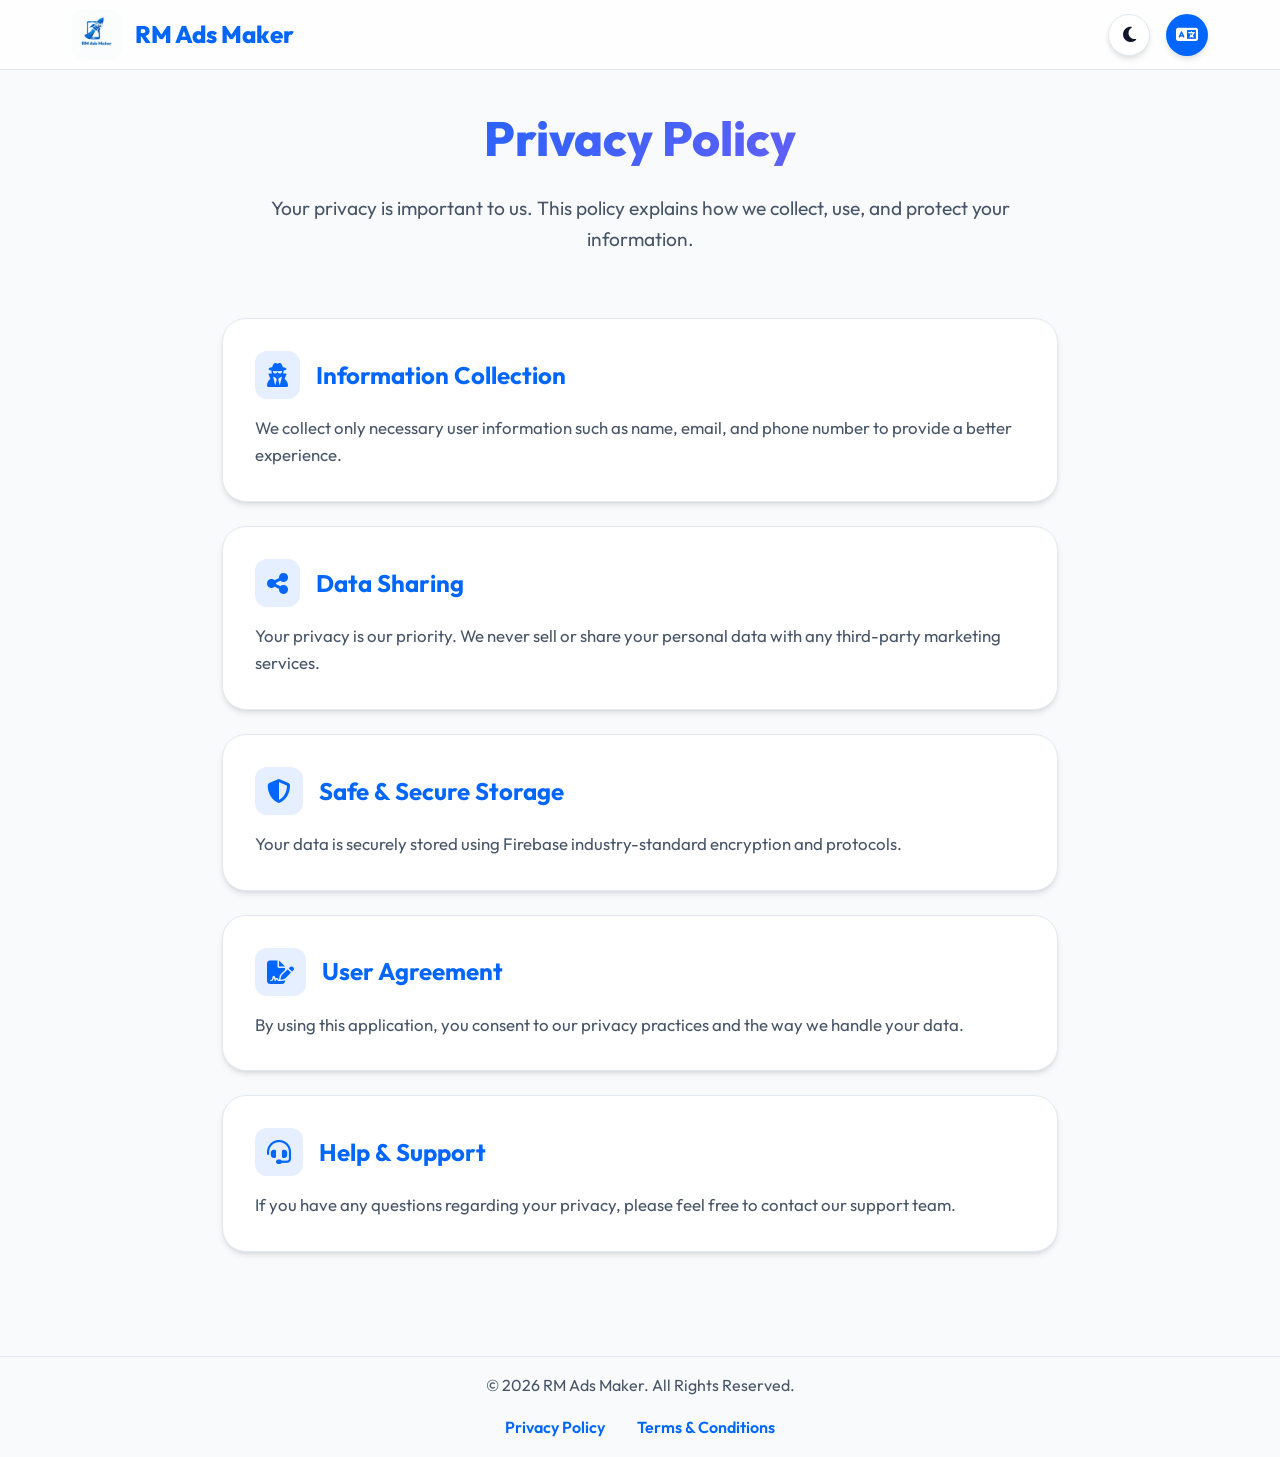
<file: index.html>
<!DOCTYPE html>
<html lang="en">
<head>
    <meta charset="UTF-8">
    <meta name="viewport" content="width=device-width, initial-scale=1.0">
    <title>Privacy Policy - RM Ads Maker</title>
    <link rel="stylesheet" href="style.css">
    <link rel="stylesheet" href="https://cdnjs.cloudflare.com/ajax/libs/font-awesome/6.4.0/css/all.min.css">
    <link href="https://fonts.googleapis.com/css2?family=Outfit:wght@400;600;800&display=swap" rel="stylesheet">
</head>
<body data-page="privacy">
    <header>
        <nav class="nav-container">
            <a href="index.html" class="logo">
                <img src="logo.png" alt="Logo" class="logo-img">
                RM Ads Maker
            </a>
            <div class="controls">
                <button id="theme-toggle" class="control-btn" title="Toggle Theme">
                    <i class="fas fa-moon"></i>
                </button>
                <button id="lang-toggle" class="control-btn lang-btn" title="Switch Language">
                    <i class="fas fa-language"></i>
                </button>
            </div>
        </nav>
    </header>

    <main>
        <section class="hero">
            <h1>Privacy Policy</h1>
            <p>Your privacy is important to us. This policy explains how we collect, use, and protect your information.</p>
        </section>

        <div id="content-container">
            <!-- Dynamic Content Load from JS -->
        </div>
    </main>

    <footer>
        <p>&copy; 2026 RM Ads Maker. All Rights Reserved.</p>
        <div class="footer-links">
            <a href="index.html">Privacy Policy</a>
            <a href="terms.html">Terms & Conditions</a>
        </div>
    </footer>

    <script src="script.js"></script>
</body>
</html>
</file>
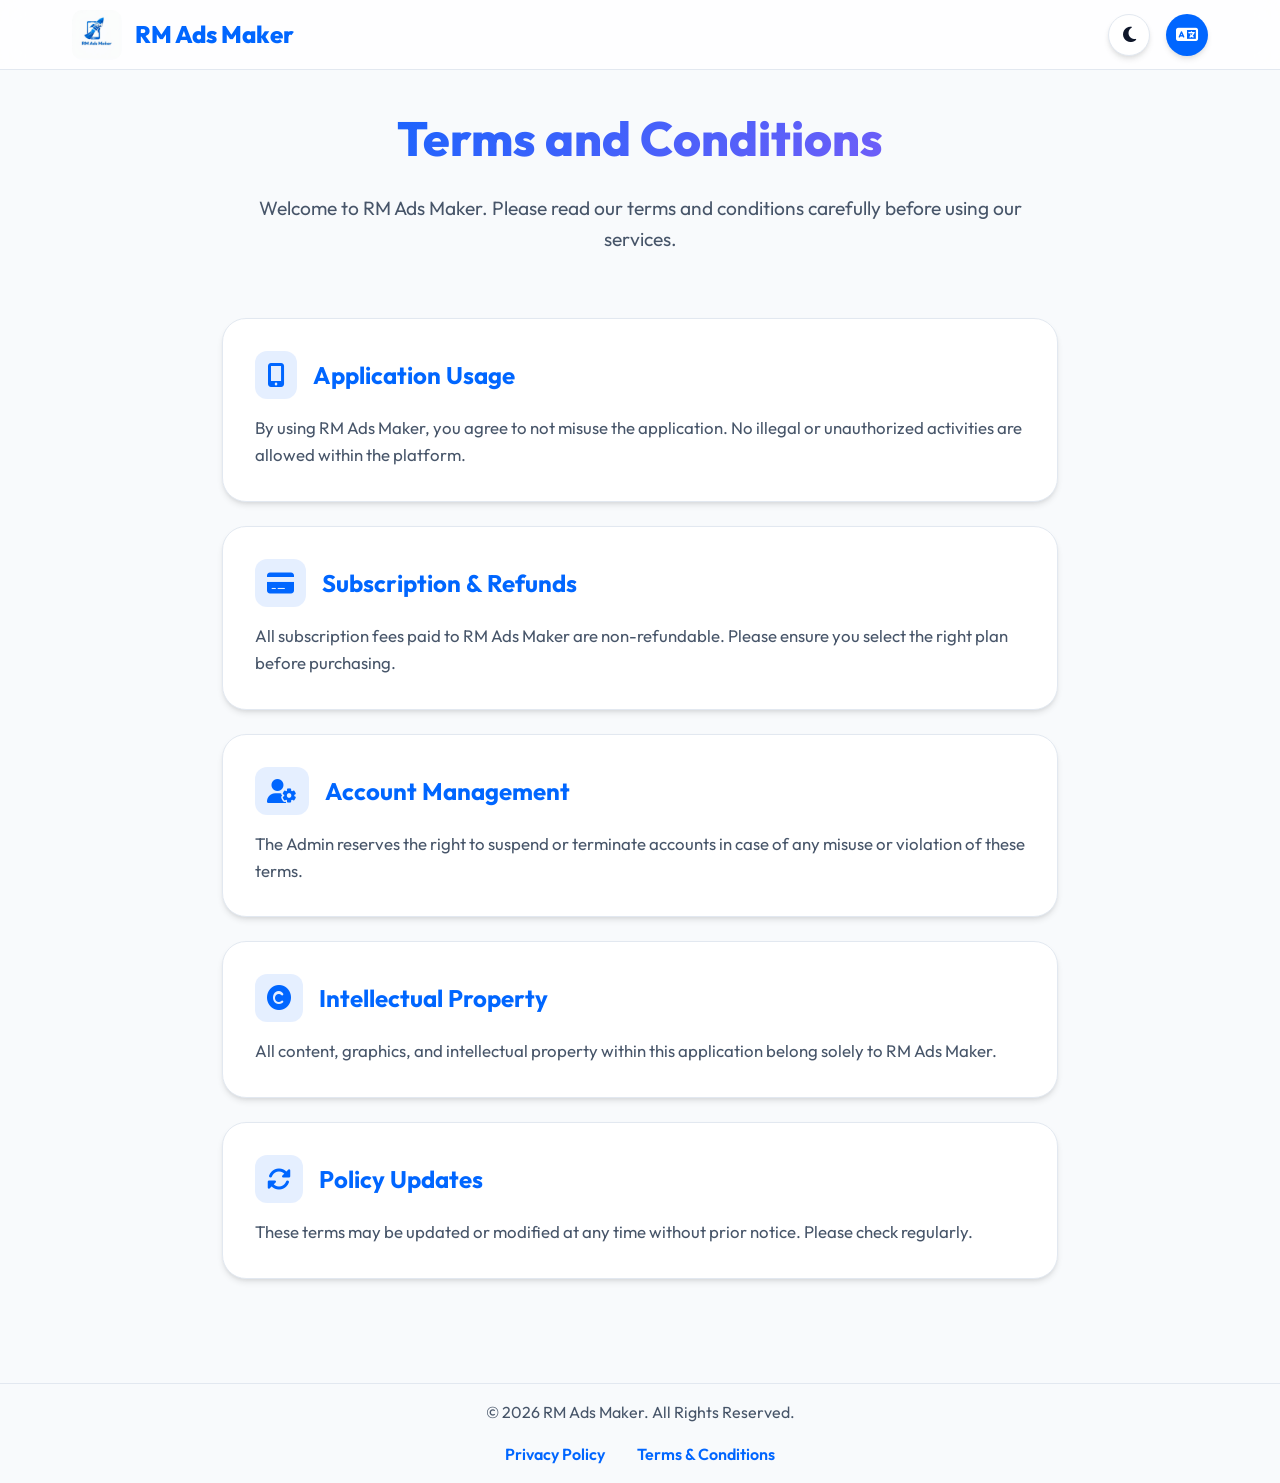
<file: terms.html>
<!DOCTYPE html>
<html lang="en">
<head>
    <meta charset="UTF-8">
    <meta name="viewport" content="width=device-width, initial-scale=1.0">
    <title>Terms and Conditions - RM Ads Maker</title>
    <link rel="stylesheet" href="style.css">
    <link rel="stylesheet" href="https://cdnjs.cloudflare.com/ajax/libs/font-awesome/6.4.0/css/all.min.css">
    <link href="https://fonts.googleapis.com/css2?family=Outfit:wght@400;600;800&display=swap" rel="stylesheet">
</head>
<body data-page="terms">
    <header>
        <nav class="nav-container">
            <a href="index.html" class="logo">
                <img src="logo.png" alt="Logo" class="logo-img">
                RM Ads Maker
            </a>
            <div class="controls">
                <button id="theme-toggle" class="control-btn" title="Toggle Theme">
                    <i class="fas fa-moon"></i>
                </button>
                <button id="lang-toggle" class="control-btn lang-btn" title="Switch Language">
                    <i class="fas fa-language"></i>
                </button>
            </div>
        </nav>
    </header>

    <main>
        <section class="hero">
            <h1>Terms and Conditions</h1>
            <p>Welcome to RM Ads Maker. Please read our terms and conditions carefully before using our services.</p>
        </section>

        <div id="content-container">
            <!-- Dynamic Content Load from JS -->
        </div>
    </main>

    <footer>
        <p>&copy; 2026 RM Ads Maker. All Rights Reserved.</p>
        <div class="footer-links">
            <a href="index.html">Privacy Policy</a>
            <a href="terms.html">Terms & Conditions</a>
        </div>
    </footer>

    <script src="script.js"></script>
</body>
</html>
</file>
<file: style.css>
:root {
  /* Light Mode Colors */
  --bg-color: #f8fafc;
  --surface-color: #ffffff;
  --primary-color: #0066ff;
  --primary-hover: #0052cc;
  --text-primary: #0f172a;
  --text-secondary: #475569;
  --border-color: #e2e8f0;
  --accent-blue: rgba(0, 102, 255, 0.1);
  --header-bg: rgba(255, 255, 255, 0.8);
  --shadow: 0 4px 6px -1px rgba(0, 0, 0, 0.1), 0 2px 4px -1px rgba(0, 0, 0, 0.06);
  --transition: all 0.3s cubic-bezier(0.4, 0, 0.2, 1);
}

[data-theme="dark"] {
  /* Dark Mode Colors */
  --bg-color: #0f172a;
  --surface-color: #1e293b;
  --primary-color: #3b82f6;
  --primary-hover: #60a5fa;
  --text-primary: #f8fafc;
  --text-secondary: #94a3b8;
  --border-color: #334155;
  --accent-blue: rgba(59, 130, 246, 0.2);
  --header-bg: rgba(15, 23, 42, 0.8);
  --shadow: 0 10px 15px -3px rgba(0, 0, 0, 0.3);
}

* {
  margin: 0;
  padding: 0;
  box-sizing: border-box;
  font-family: 'Outfit', 'Inter', -apple-system, BlinkMacSystemFont, "Segoe UI", Roboto, sans-serif;
}

body {
  background-color: var(--bg-color);
  color: var(--text-primary);
  line-height: 1.6;
  transition: var(--transition);
  min-height: 100vh;
  display: flex;
  flex-direction: column;
}

/* Header & Navigation */
header {
  position: fixed;
  top: 0;
  width: 100%;
  background: var(--header-bg);
  backdrop-filter: blur(12px);
  -webkit-backdrop-filter: blur(12px);
  border-bottom: 1px solid var(--border-color);
  z-index: 1000;
  padding: 0.6rem 0;
}

.nav-container {
  max-width: 1200px;
  margin: 0 auto;
  display: flex;
  justify-content: space-between;
  align-items: center;
  padding: 0 2rem;
}

.logo {
  font-size: 1.5rem;
  font-weight: 800;
  color: var(--primary-color);
  text-decoration: none;
  display: flex;
  align-items: center;
  gap: 0.8rem;
}

.logo-img {
  height: 50px;
  width: auto;
  object-fit: contain;
  border-radius: 10px;
}

.controls {
  display: flex;
  gap: 1rem;
  align-items: center;
}

.control-btn {
  background: var(--surface-color);
  border: 1px solid var(--border-color);
  color: var(--text-primary);
  width: 42px;
  height: 42px;
  border-radius: 50%;
  cursor: pointer;
  display: flex;
  align-items: center;
  justify-content: center;
  font-size: 1.1rem;
  transition: var(--transition);
  box-shadow: var(--shadow);
}

.control-btn span {
  display: none;
}

.control-btn:hover {
  transform: translateY(-2px);
  border-color: var(--primary-color);
  color: var(--primary-color);
}

.lang-btn {
  background: var(--primary-color);
  color: white;
  border: none;
}

.lang-btn:hover {
  background: var(--primary-hover);
  color: white;
  transform: translateY(-2px);
}

/* Main Content */
main {
  flex: 1;
  padding-top: 100px;
  max-width: 900px;
  margin: 0 auto;
  width: 100%;
  padding-left: 2rem;
  padding-right: 2rem;
  padding-bottom: 5rem;
}

/* Hero Section */
.hero {
  text-align: center;
  margin-bottom: 4rem;
  animation: fadeInDown 0.8s ease-out;
}

.hero h1 {
  font-size: 3rem;
  font-weight: 800;
  margin-bottom: 1rem;
  background: linear-gradient(135deg, var(--primary-color), #8b5cf6);
  -webkit-background-clip: text;
  background-clip: text;
  -webkit-text-fill-color: transparent;
}

.hero p {
  font-size: 1.2rem;
  color: var(--text-secondary);
}

/* Content Sections */
.policy-card {
  background: var(--surface-color);
  border: 1px solid var(--border-color);
  border-radius: 24px;
  padding: 2rem;
  margin-bottom: 1.5rem;
  transition: var(--transition);
  box-shadow: var(--shadow);
  opacity: 0;
  transform: translateY(20px);
  animation: fadeInUp 0.5s ease-out forwards;
}

.policy-card:hover {
  border-color: var(--primary-color);
  box-shadow: 0 20px 25px -5px rgba(0, 102, 255, 0.1);
}

.policy-card h2 {
  display: flex;
  align-items: center;
  gap: 1rem;
  margin-bottom: 1rem;
  font-size: 1.5rem;
  color: var(--primary-color);
}

.policy-card h2 i {
  background: var(--accent-blue);
  padding: 12px;
  border-radius: 12px;
}

.policy-card p {
  color: var(--text-secondary);
  font-size: 1.05rem;
}

/* Footer */
footer {
  text-align: center;
  padding: 1rem;
  border-top: 1px solid var(--border-color);
  color: var(--text-secondary);
}

.footer-links {
  margin-top: 1rem;
  display: flex;
  justify-content: center;
  gap: 2rem;
}

.footer-links a {
  color: var(--primary-color);
  text-decoration: none;
  font-weight: 600;
  transition: var(--transition);
}

.footer-links a:hover {
  text-decoration: underline;
}

/* Animations */
@keyframes fadeInDown {
  from { opacity: 0; transform: translateY(-30px); }
  to { opacity: 1; transform: translateY(0); }
}

@keyframes fadeInUp {
  to { opacity: 1; transform: translateY(0); }
}

.policy-card:nth-child(1) { animation-delay: 0.1s; }
.policy-card:nth-child(2) { animation-delay: 0.2s; }
.policy-card:nth-child(3) { animation-delay: 0.3s; }
.policy-card:nth-child(4) { animation-delay: 0.4s; }
.policy-card:nth-child(5) { animation-delay: 0.5s; }

/* Responsive */
@media (max-width: 768px) {
  header {
    padding: 0.3rem 0; /* Further reduced height for mobile */
  }

  .nav-container {
    padding: 0 1rem;
    display: flex;
    justify-content: space-between;
    align-items: center;
    height: 50px;
  }

  .logo {
    position: absolute;
    left: 50%;
    transform: translateX(-50%);
    font-size: 1.1rem;
    white-space: nowrap;
    margin: 0;
    z-index: 1;
  }

  .logo-img {
    display: none;
  }

  .controls {
    display: flex;
    justify-content: space-between;
    width: 100%;
    pointer-events: none; /* Allows clicking items underneath if necessary, but we will fix button pointer events */
  }

  .control-btn {
    pointer-events: auto;
    width: 38px; /* Slightly smaller buttons for mobile */
    height: 38px;
    font-size: 1rem;
  }

  #theme-toggle {
    margin-right: auto;
  }

  #lang-toggle {
    margin-left: auto;
  }

  main {
    padding-top: 70px;
    padding-left: 1.2rem;
    padding-right: 1.2rem;
  }


  .hero h1 {
    font-size: 2.2rem;
  }

  .hero p {
    font-size: 1.1rem;
  }

  .policy-card {
    padding: 1.5rem;
    border-radius: 20px;
  }

  .policy-card h2 {
    font-size: 1.3rem;
  }

  .footer-links {
    flex-direction: column;
    gap: 0rem;
  }

  footer {
    padding: 1.5rem 1rem;
  }
}



@media (max-width: 480px) {
  .hero h1 {
    font-size: 1.8rem;
  }
}
</file>
